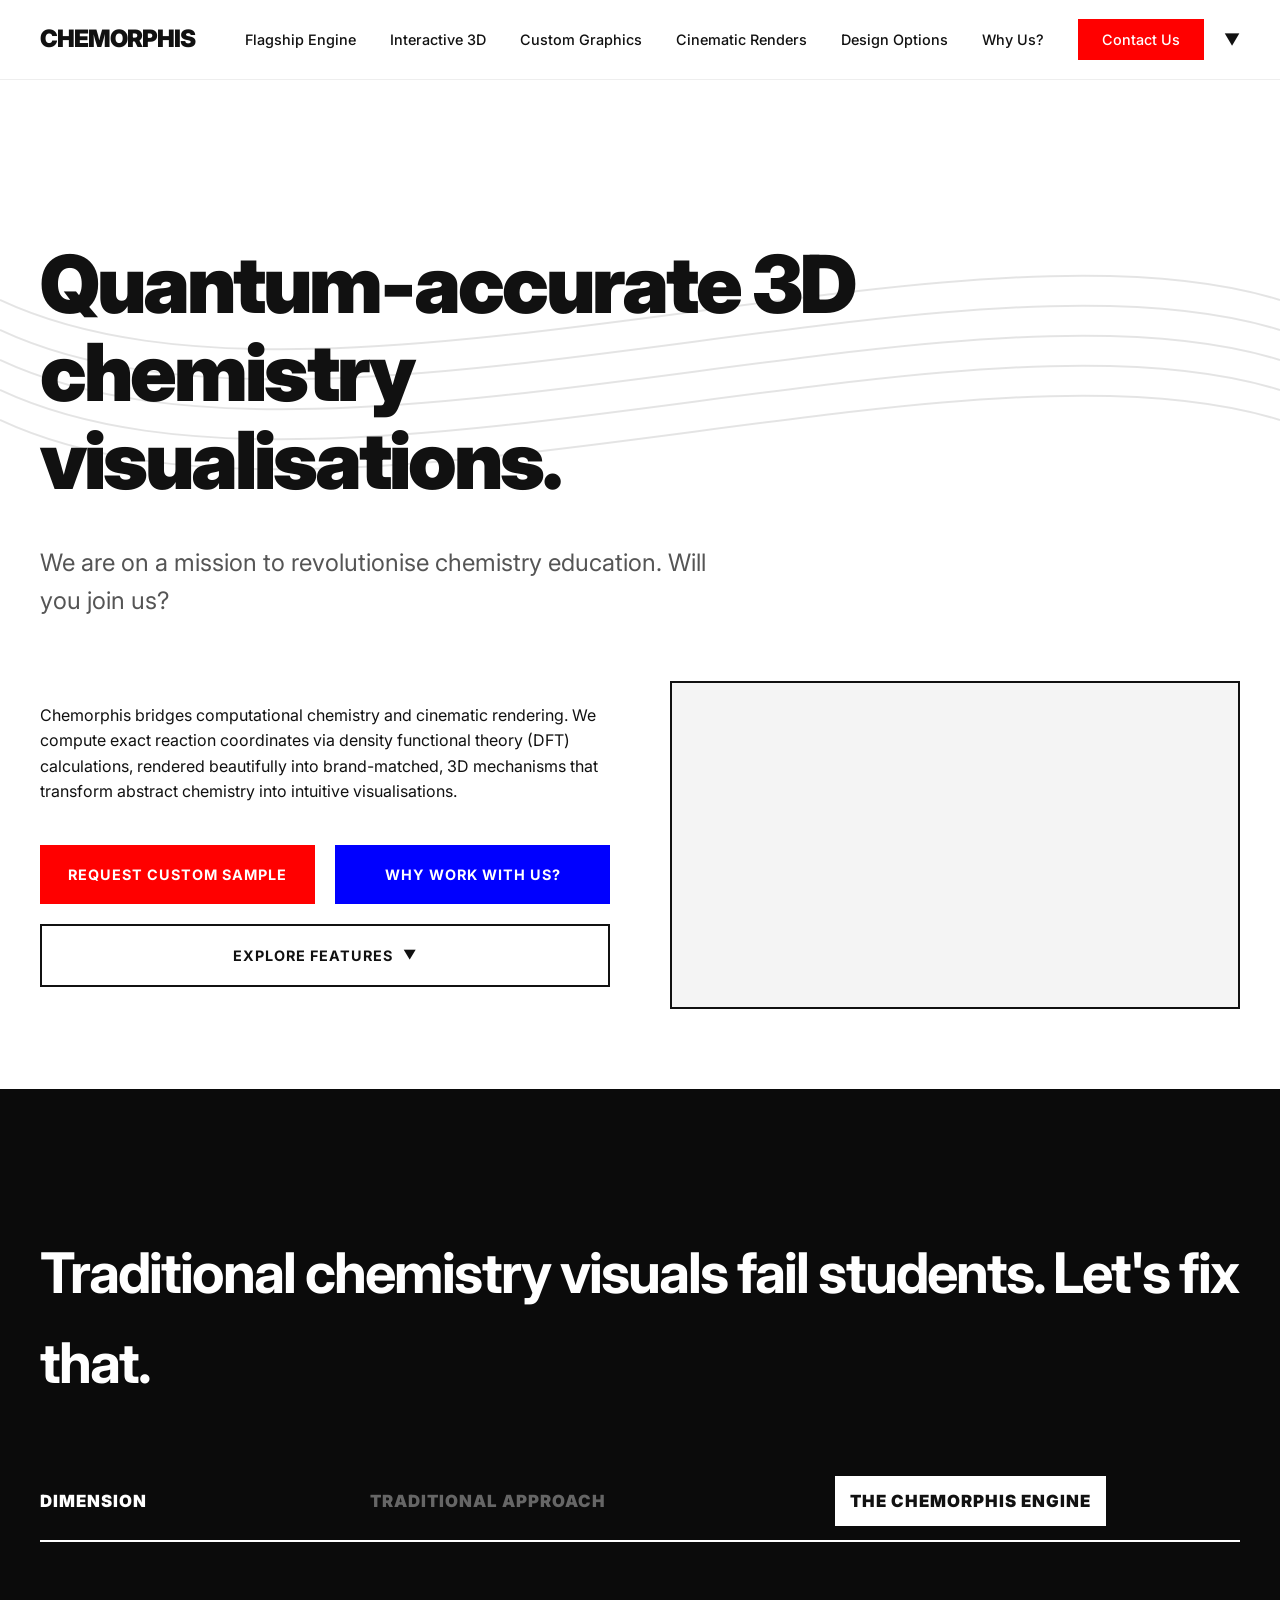
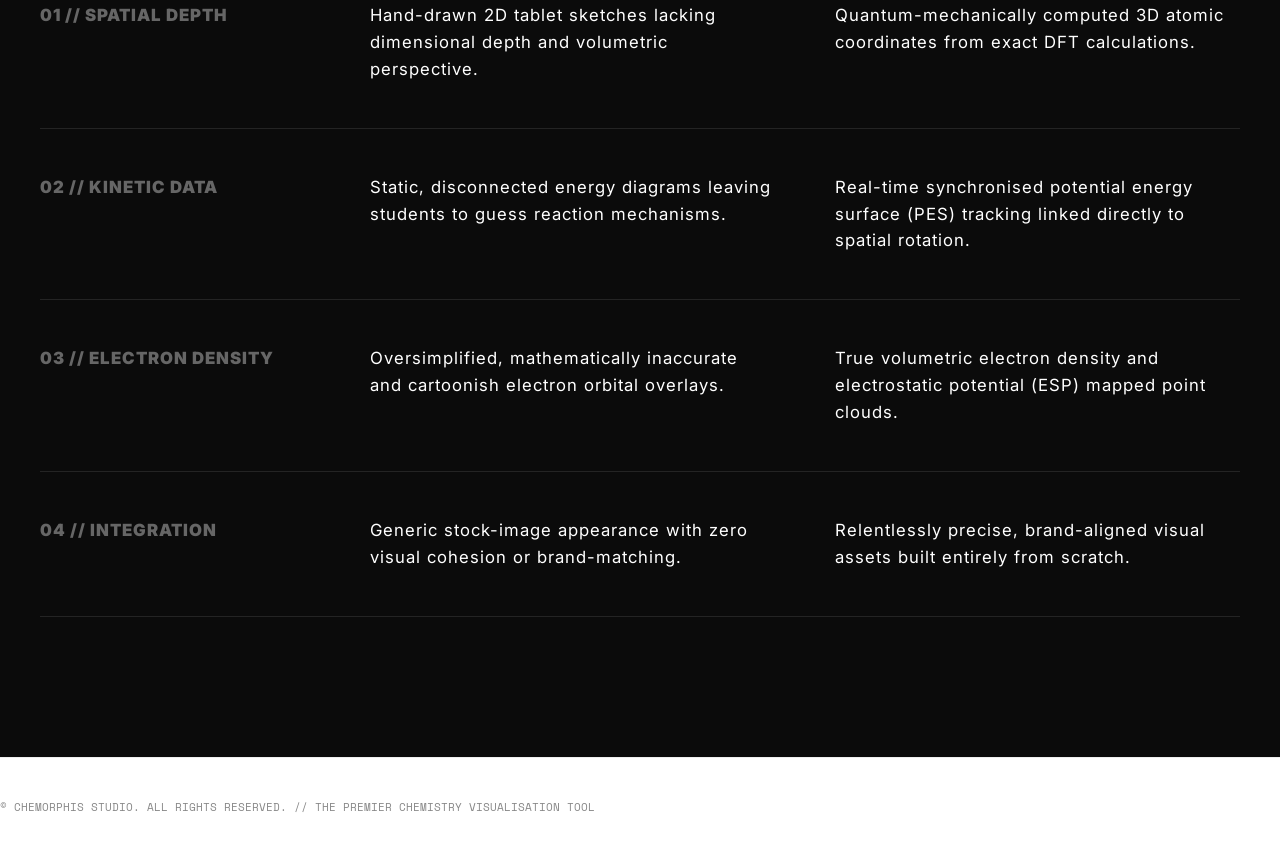
<file: index.html>
<!DOCTYPE html>
<html lang="en">
<head>
    <meta charset="UTF-8">
    <meta name="viewport" content="width=device-width, initial-scale=1.0">
    <title>Chemorphis | The Premier Chemistry Visualisation Tool</title>

    <meta name="title" content="Chemorphis | Quantum-Accurate 3D Chemistry Visualisations">
    <meta name="description" content="Studio for advanced chemistry visualisations. We compute quantum reaction coordinates via DFT calculations to render publication-grade 3D mechanisms, interactive assets, and cover art.">
    <meta name="keywords" content="chemistry visualization, 3D reaction mechanism, computational chemistry animation, DFT reaction coordinate, educational chemistry graphics, interactive 3D molecule, orbital rendering">
    <meta name="author" content="Chemorphis Studio">
    <meta name="msvalidate.01" content="0226963FA9FA856565E38C3CD135488D" />
    <meta name="google-site-verification" content="5XuFbULdESpPCGrUv-6XlH9-aJOh-tHNpmd1fqT36g4" />
    <link rel="canonical" href="https://chemorphis-studio.github.io/index.html">

    <meta property="og:type" content="website">
    <meta property="og:url" content="https://chemorphis-studio.github.io/">
    <meta property="og:title" content="Chemorphis | Quantum-Accurate 3D Chemistry Visualisations">
    <meta property="og:description" content="Bespoke 3D organic mechanisms, interactive WebGL structures, and publication-grade analytics computed from first principles.">
    <meta property="og:image" content="https://chemorphis-studio.github.io/assets/images/og-preview.png">

    <script type="application/ld+json">
    {
      "@context": "https://schema.org",
      "@type": "ProfessionalService",
      "name": "Chemorphis",
      "url": "https://chemorphis-studio.github.io",
      "logo": "https://chemorphis-studio.github.io/assets/favicon.ico",
      "description": "Studio specializing in advanced computational chemistry visualisations, DFT reaction mechanism animations, and interactive educational models.",
      "email": "chemorphis@gmail.com",
      "sameAs": []
    }
    </script>

    <link rel="stylesheet" href="css/style.css">
    <link rel="icon" type="image/x-icon" href="assets/favicon.ico">
</head>
<body>

    <nav class="container">
        <div class="logo">Chemorphis</div>
        <div class="nav-links">
            <a href="engine.html">Flagship Engine</a>
            <a href="interactive.html">Interactive 3D</a>
            <a href="graphics.html">Custom Graphics</a>
            <a href="render.html">Cinematic Renders</a>
            <a href="design.html">Design Options</a>
            <a href="why.html">Why Us?</a>
            <a href="contact.html" class="cta-btn">Contact Us</a>
        </div>
        <div class="nav-arrow" id="navArrow">▼</div>
    </nav>

    <main>
        <!-- HERO SECTION -->
        <section class="hero" style="position: relative; width: 100vw; z-index: 10;">
            <svg width="100%" height="300" viewBox="0 0 1440 300" preserveAspectRatio="none" fill="none" xmlns="http://www.w3.org/2000/svg" style="position: absolute; left: 0; top: 120px; opacity: 0.1; z-index: -1; pointer-events: none;">
                <path d="M0 100 C 360 250, 1080 0, 1440 100" stroke="black" stroke-width="2"/>
                <path d="M0 130 C 360 280, 1080 30, 1440 130" stroke="black" stroke-width="2"/>
                <path d="M0 160 C 360 310, 1080 60, 1440 160" stroke="black" stroke-width="2"/>
                <path d="M0 190 C 360 340, 1080 90, 1440 190" stroke="black" stroke-width="2"/>
                <path d="M0 220 C 360 370, 1080 120, 1440 220" stroke="black" stroke-width="2"/>
            </svg>

            <div class="container">
                <div class="hero-content">
                    <h1>Quantum-accurate 3D chemistry visualisations.</h1>
                    <p class="subheading">We are on a mission to revolutionise chemistry education. Will you join us?</p>
                </div>

                <div class="hero-grid">
                    <div class="text-block">
                        <p>Chemorphis bridges computational chemistry and cinematic rendering. We compute exact reaction coordinates via density functional theory (DFT) calculations, rendered beautifully into brand-matched, 3D mechanisms that transform abstract chemistry into intuitive visualisations.</p>
                        
                        <div class="action-container">
                            <div class="btn-group">
                                <a href="contact.html" class="btn btn-blue" style="background: var(--red);">Request Custom Sample</a>
                                <a href="why.html" class="btn btn-blue">Why Work With Us?</a>
                            </div>
                            
                            <div class="dropdown">
                                <div class="btn dropdown-btn">Explore Features <span style="font-size: 0.8rem; margin-left:10px;">▼</span></div>
                                <div class="dropdown-content">
                                    <a href="engine.html">Flagship Engine</a>
                                    <a href="interactive.html">Interactive 3D Assets</a>
                                    <a href="graphics.html">Publication-Grade Analytics</a>
                                    <a href="render.html">Cinematic Renders</a>
                                    <a href="design.html">Design Options</a>
                                </div>
                            </div>
                        </div>

                    </div>
                    <div class="hero-video-container">
                        <video autoplay muted loop playsinline preload="auto">
                            <source src="assets/videos/diels-alder.mp4" type="video/mp4">
                        </video>
                    </div>
                </div>
            </div>
        </section>

        <!-- COMPARISON SECTION -->
        <section class="problem-section" style="background: #0b0b0b; color: var(--white); padding: 140px 0;">
            <div class="container">
                <h2 style="font-size: 3.5rem; letter-spacing: -2px; margin-bottom: 80px; color: var(--white);">Traditional chemistry visuals fail students. Let's fix that.</h2>

                <div class="matrix-container">
                    <!-- Matrix Column Headers -->
                    <div class="matrix-header" style="margin-bottom: 15px">
                        <div class="matrix-col">DIMENSION</div>
                        <div class="matrix-col" style="color: #666;">TRADITIONAL APPROACH</div>
                        <div class="matrix-col" style="color: var(--blue);"><mark>THE CHEMORPHIS ENGINE</mark></div>
                    </div>

                    <!-- Row 1 -->
                    <div class="matrix-row">
                        <div class="matrix-col label">01 // SPATIAL DEPTH</div>
                        <div class="matrix-col old-way">Hand-drawn 2D tablet sketches lacking dimensional depth and volumetric perspective.</div>
                        <div class="matrix-col new-way">Quantum-mechanically computed 3D atomic coordinates from exact DFT calculations.</div>
                    </div>

                    <!-- Row 2 -->
                    <div class="matrix-row">
                        <div class="matrix-col label">02 // KINETIC DATA</div>
                        <div class="matrix-col old-way">Static, disconnected energy diagrams leaving students to guess reaction mechanisms.</div>
                        <div class="matrix-col new-way">Real-time synchronised potential energy surface (PES) tracking linked directly to spatial rotation.</div>
                    </div>

                    <!-- Row 3 -->
                    <div class="matrix-row">
                        <div class="matrix-col label">03 // ELECTRON DENSITY</div>
                        <div class="matrix-col old-way">Oversimplified, mathematically inaccurate and cartoonish electron orbital overlays.</div>
                        <div class="matrix-col new-way">True volumetric electron density and electrostatic potential (ESP) mapped point clouds.</div>
                    </div>

                    <!-- Row 4 -->
                    <div class="matrix-row">
                        <div class="matrix-col label">04 // INTEGRATION</div>
                        <div class="matrix-col old-way">Generic stock-image appearance with zero visual cohesion or brand-matching.</div>
                        <div class="matrix-col new-way">Relentlessly precise, brand-aligned visual assets built entirely from scratch.</div>
                    </div>
                </div>
            </div>
        </section>
    </main>

    <footer class="container" style="padding: 40px 0; border-top: 1px solid #eee; font-family: var(--font-mono); font-size: 0.7rem; color: #888;">
        &copy; CHEMORPHIS STUDIO. ALL RIGHTS RESERVED. // THE PREMIER CHEMISTRY VISUALISATION TOOL
    </footer>

    <script>
        const nav = document.querySelector('nav');
        const arrow = document.getElementById('navArrow');
        const dropdown = document.querySelector('.dropdown');
        let lastScrollY = window.scrollY;

        window.addEventListener('scroll', () => {
            if (window.innerWidth <= 768) {
                if (window.scrollY > 80 && window.scrollY > lastScrollY) {
                    nav.classList.add('collapsed-state');
                }
                lastScrollY = window.scrollY;
            }
        });

        if (arrow) {
            arrow.addEventListener('click', () => {
                nav.classList.toggle('collapsed-state');
            });
        }

        if (dropdown) {
            dropdown.addEventListener('click', (e) => {
                if (window.innerWidth <= 1024) {
                    e.stopPropagation();
                    dropdown.classList.toggle('active');
                }
            });
        }
    </script>
</body>
</html>
</file>
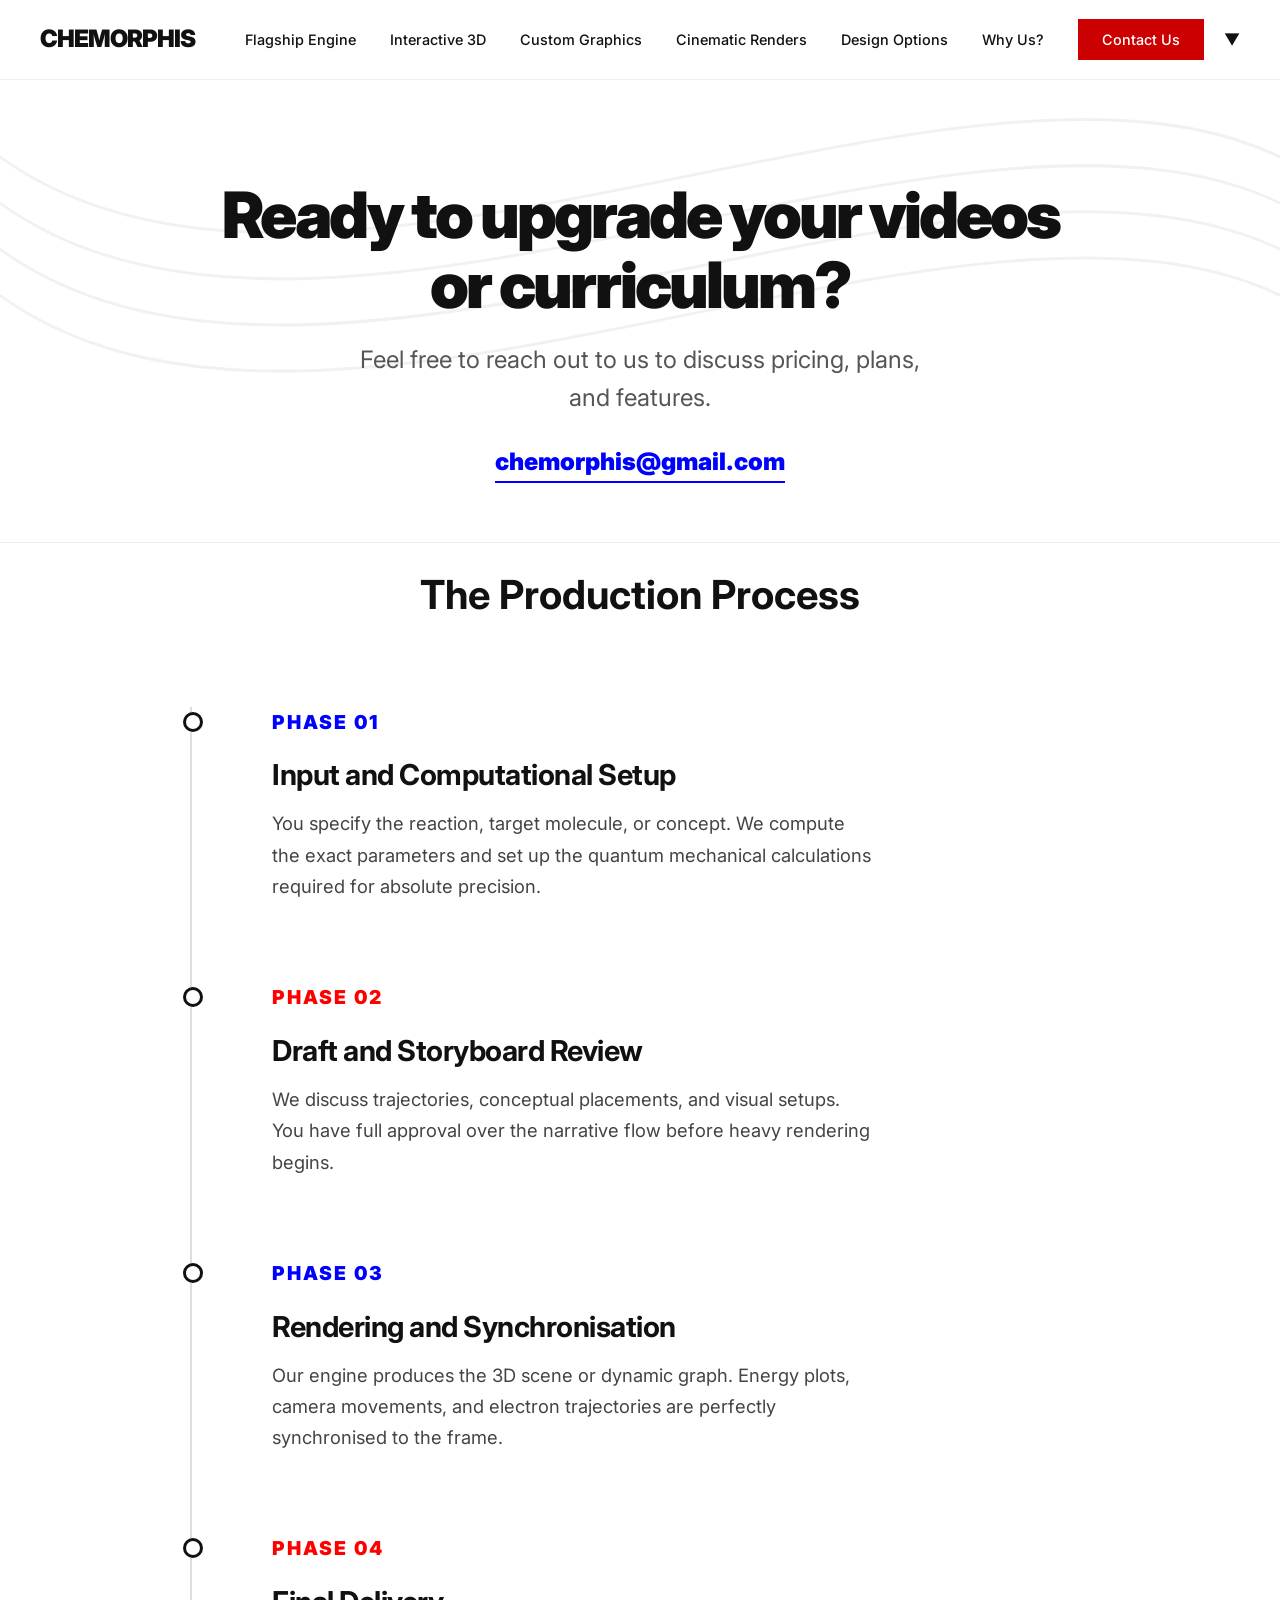
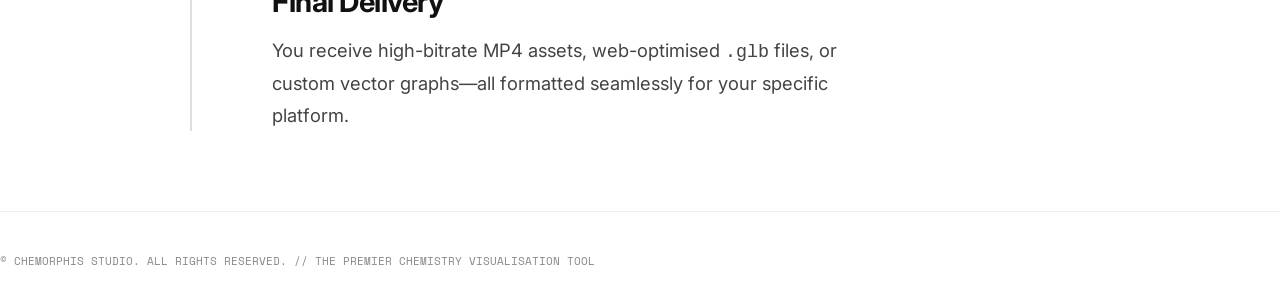
<file: contact.html>
<!DOCTYPE html>
<html lang="en">
<head>
    <meta charset="UTF-8">
    <meta name="viewport" content="width=device-width, initial-scale=1.0">
    <title>Contact & Process | Chemorphis</title>

    <meta name="title" content="Chemorphis | Quantum-Accurate 3D Chemistry Visualisations">
    <meta name="description" content="Studio for advanced chemistry visualisations. We compute quantum reaction coordinates via DFT calculations to render publication-grade 3D mechanisms, interactive assets, and cover art.">
    <meta name="keywords" content="chemistry visualization, 3D reaction mechanism, computational chemistry animation, DFT reaction coordinate, educational chemistry graphics, interactive 3D molecule, orbital rendering">
    <meta name="author" content="Chemorphis Studio">
    <link rel="canonical" href="https://chemorphis-studio.github.io/index.html">

    <meta property="og:type" content="website">
    <meta property="og:url" content="https://chemorphis-studio.github.io/">
    <meta property="og:title" content="Chemorphis | Quantum-Accurate 3D Chemistry Visualisations">
    <meta property="og:description" content="Bespoke 3D organic mechanisms, interactive WebGL structures, and publication-grade analytics computed from first principles.">
    <meta property="og:image" content="https://chemorphis-studio.github.io/assets/images/og-preview.png">

    <script type="application/ld+json">
    {
      "@context": "https://schema.org",
      "@type": "ProfessionalService",
      "name": "Chemorphis",
      "url": "https://chemorphis-studio.github.io",
      "logo": "https://chemorphis-studio.github.io/assets/favicon.ico",
      "description": "Studio specializing in advanced computational chemistry visualisations, DFT reaction mechanism animations, and interactive educational models.",
      "email": "chemorphis@gmail.com",
      "sameAs": []
    }
    </script>

    <link rel="stylesheet" href="css/style.css">
    <link rel="icon" type="image/x-icon" href="assets/favicon.ico">
</head>
<body>

    <nav class="container">
        <div class="logo"><a href="index.html" style="text-decoration:none; color:var(--black);">Chemorphis</a></div>
        <div class="nav-links">
            <a href="engine.html">Flagship Engine</a>
            <a href="interactive.html">Interactive 3D</a>
            <a href="graphics.html">Custom Graphics</a>
            <a href="render.html">Cinematic Renders</a>
            <a href="design.html">Design Options</a>
            <a href="why.html">Why Us?</a>
            <a href="contact.html" class="cta-btn" style="background: #cc0000;">Contact Us</a>
        </div>
        <div class="nav-arrow" id="navArrow">▼</div>
    </nav>

    <main>
        <section class="page-header" style="position: relative; width: 100vw; overflow: hidden;">
            <svg width="100%" height="100%" viewBox="0 0 1440 300" preserveAspectRatio="none" fill="none" xmlns="http://www.w3.org/2000/svg" style="position: absolute; left: 0; top: 0; opacity: 0.05; z-index: -1; pointer-events: none;">
                <path d="M0 50 C 360 200, 1080 -50, 1440 50" stroke="black" stroke-width="2"/>
                <path d="M0 80 C 360 230, 1080 -20, 1440 80" stroke="black" stroke-width="2"/>
                <path d="M0 110 C 360 260, 1080 10, 1440 110" stroke="black" stroke-width="2"/>
                <path d="M0 140 C 360 290, 1080 40, 1440 140" stroke="black" stroke-width="2"/>
            </svg>
            <div class="container" style="text-align: center;">
                <h1 style="font-size: 4rem; margin: 0 auto 20px auto;">Ready to upgrade your videos or curriculum?</h1>
                <p class="subheading" style="margin: 0 auto; max-width: 600px;">Feel free to reach out to us to discuss pricing, plans, and features.</p>
                <br>
                <a href="mailto:chemorphis@gmail.com" style="font-size: 1.5rem; font-weight: 900; color: var(--blue); text-decoration: none; border-bottom: 2px solid var(--blue); padding-bottom: 5px;">chemorphis@gmail.com</a>
            </div>
        </section>

        <section class="container">
            <div style="text-align: center; margin-bottom: 20px;">
                <h2 style="font-size: 2.5rem; margin-top: 20px;">The Production Process</h2>
            </div>

            <div class="timeline">
                
                <div class="timeline-item">
                    <div class="timeline-content">
                        <span class="step-number" style="color: var(--blue);">PHASE 01</span>
                        <h3 style="margin-bottom: 10px;">Input and Computational Setup</h3>
                        <p>You specify the reaction, target molecule, or concept. We compute the exact parameters and set up the quantum mechanical calculations required for absolute precision.</p>
                    </div>
                </div>

                <div class="timeline-item">
                    <div class="timeline-content">
                        <span class="step-number" style="color: var(--red);">PHASE 02</span>
                        <h3 style="margin-bottom: 10px;">Draft and Storyboard Review</h3>
                        <p>We discuss trajectories, conceptual placements, and visual setups. You have full approval over the narrative flow before heavy rendering begins.</p>
                    </div>
                </div>

                <div class="timeline-item">
                    <div class="timeline-content">
                        <span class="step-number" style="color: var(--blue);">PHASE 03</span>
                        <h3 style="margin-bottom: 10px;">Rendering and Synchronisation</h3>
                        <p>Our engine produces the 3D scene or dynamic graph. Energy plots, camera movements, and electron trajectories are perfectly synchronised to the frame.</p>
                    </div>
                </div>

                <div class="timeline-item">
                    <div class="timeline-content">
                        <span class="step-number" style="color: var(--red);">PHASE 04</span>
                        <h3 style="margin-bottom: 10px;">Final Delivery</h3>
                        <p>You receive high-bitrate MP4 assets, web-optimised <code>.glb</code> files, or custom vector graphs—all formatted seamlessly for your specific platform.</p>
                    </div>
                </div>

            </div>
        </section>
    </main>

    <footer class="container footer-style">
        &copy; CHEMORPHIS STUDIO. ALL RIGHTS RESERVED. // THE PREMIER CHEMISTRY VISUALISATION TOOL
    </footer>

    <script>
        const nav = document.querySelector('nav');
        const arrow = document.getElementById('navArrow');
        const dropdown = document.querySelector('.dropdown');
        let lastScrollY = window.scrollY;

        window.addEventListener('scroll', () => {
            if (window.innerWidth <= 768) {
                if (window.scrollY > 80 && window.scrollY > lastScrollY) {
                    nav.classList.add('collapsed-state');
                }
                lastScrollY = window.scrollY;
            }
        });

        if (arrow) {
            arrow.addEventListener('click', () => {
                nav.classList.toggle('collapsed-state');
            });
        }

        if (dropdown) {
            dropdown.addEventListener('click', (e) => {
                if (window.innerWidth <= 1024) {
                    e.stopPropagation();
                    dropdown.classList.toggle('active');
                }
            });
        }
    </script>
</body>
</html>
</file>
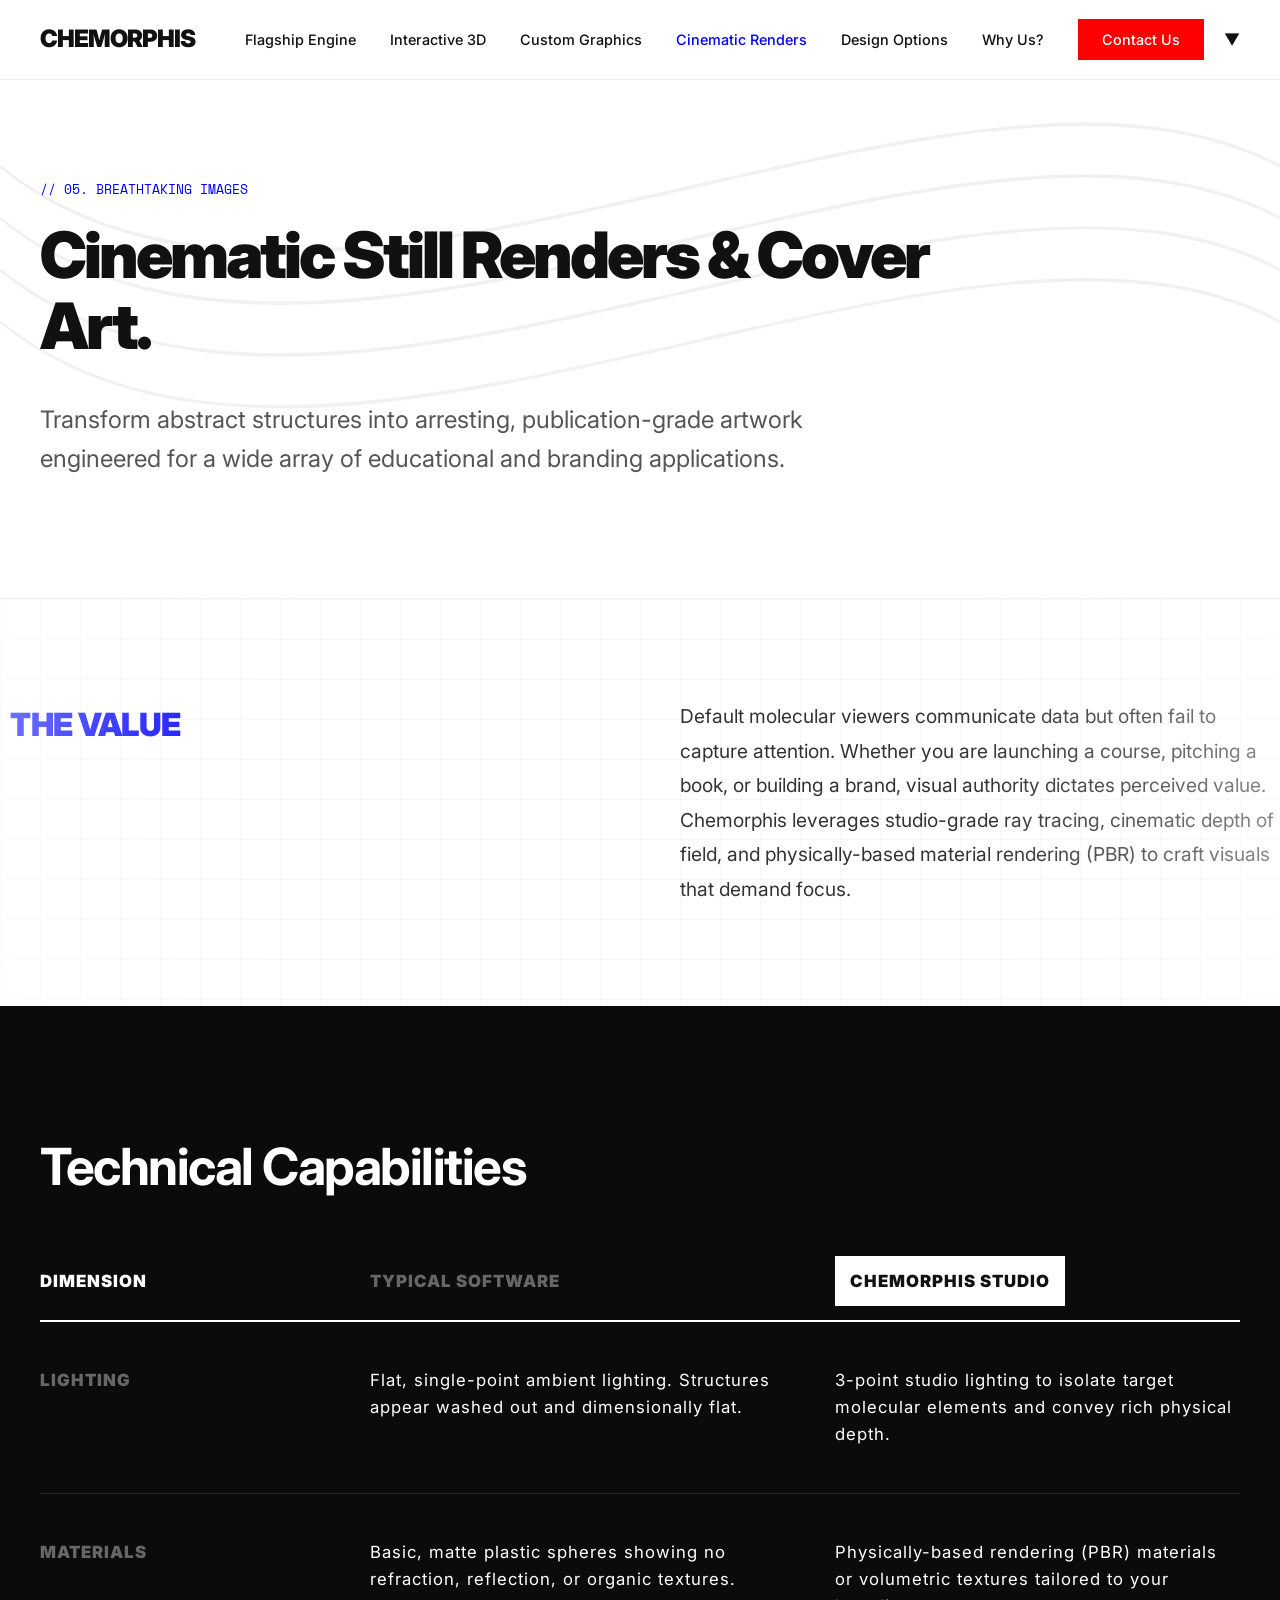
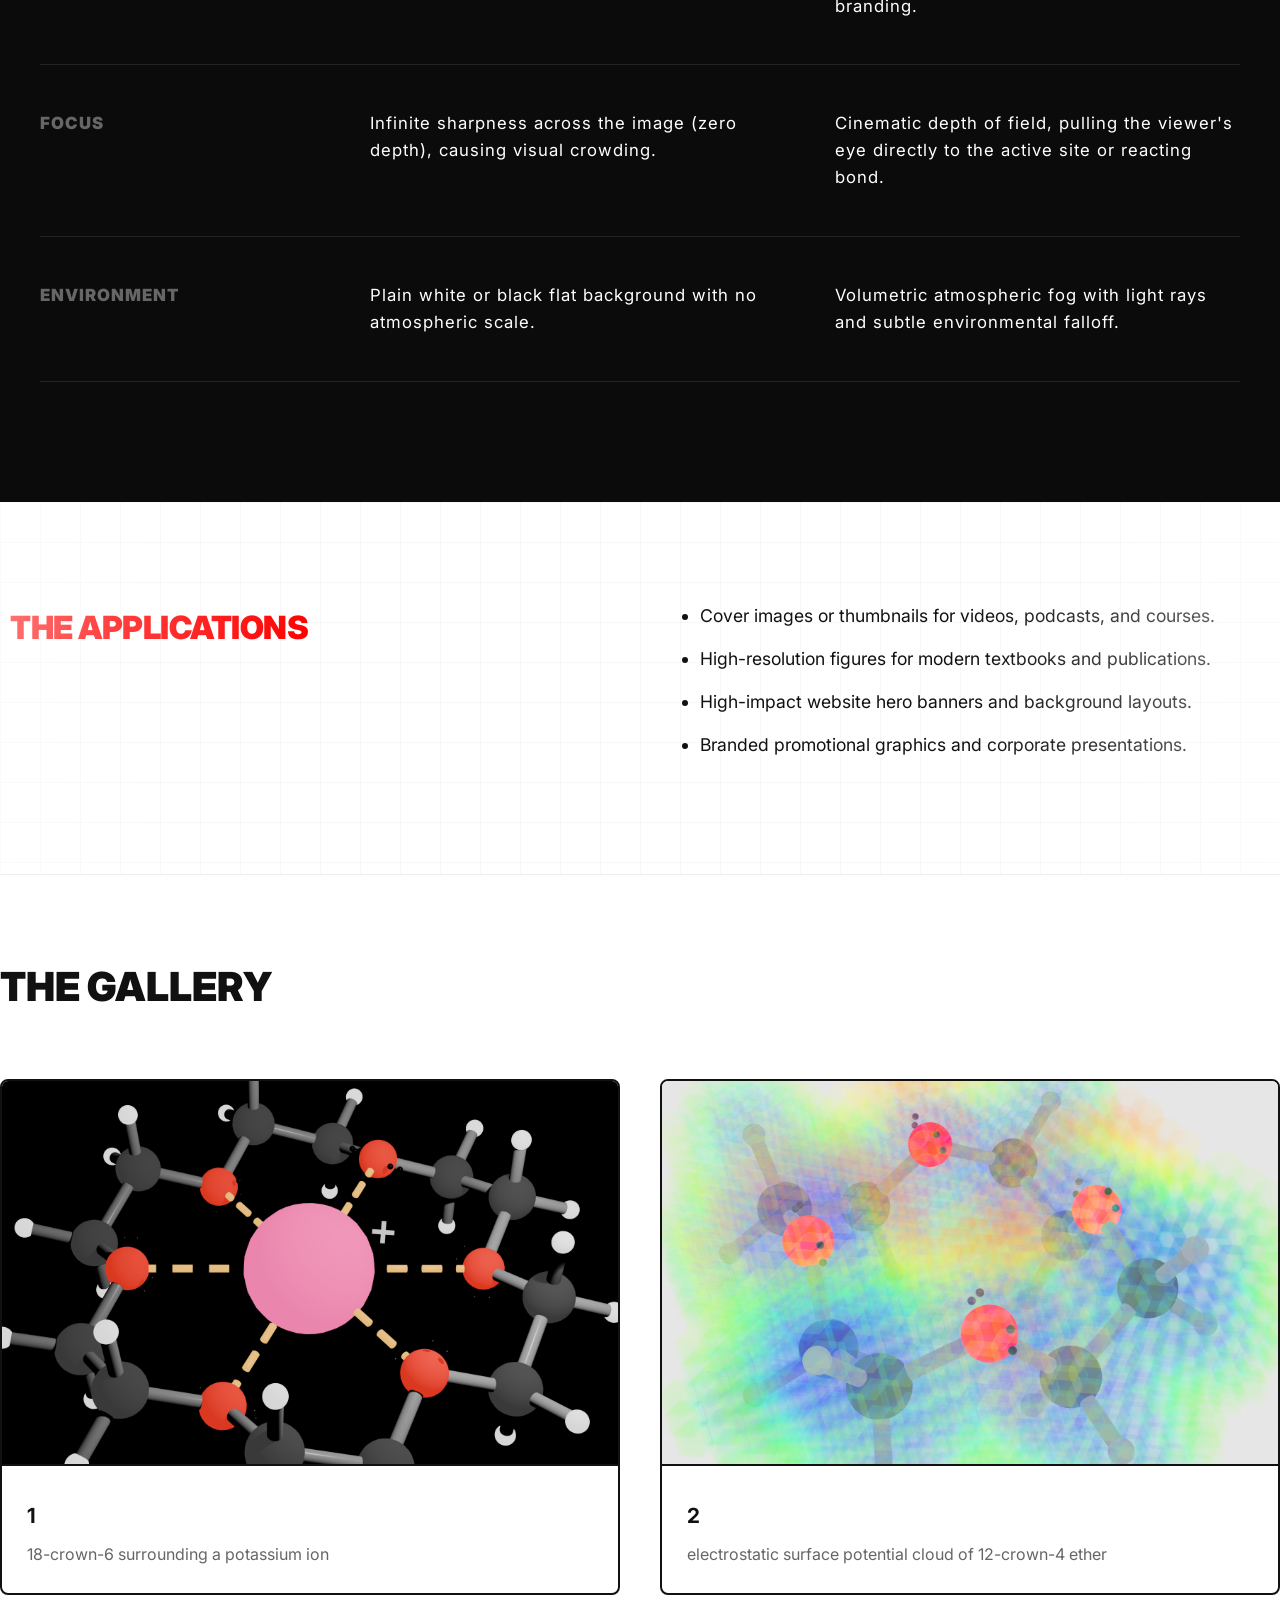
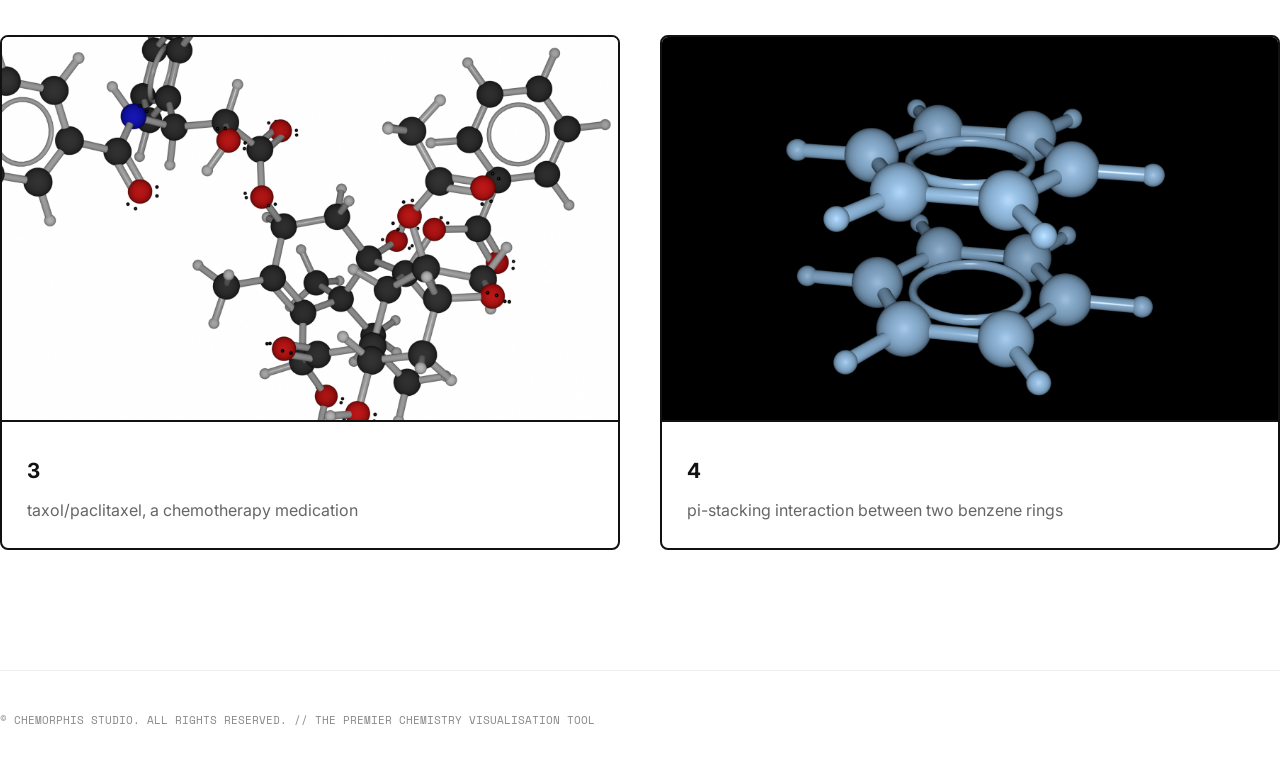
<file: render.html>
<!DOCTYPE html>
<html lang="en">
<head>
    <meta charset="UTF-8">
    <meta name="viewport" content="width=device-width, initial-scale=1.0">
    <title>Cinematic Renders | Chemorphis</title>

    <meta name="title" content="Chemorphis | Quantum-Accurate 3D Chemistry Visualisations">
    <meta name="description" content="Studio for advanced chemistry visualisations. We compute quantum reaction coordinates via DFT calculations to render publication-grade 3D mechanisms, interactive assets, and cover art.">
    <meta name="keywords" content="chemistry visualization, 3D reaction mechanism, computational chemistry animation, DFT reaction coordinate, educational chemistry graphics, interactive 3D molecule, orbital rendering">
    <meta name="author" content="Chemorphis Studio">
    <link rel="canonical" href="https://chemorphis-studio.github.io/index.html">

    <meta property="og:type" content="website">
    <meta property="og:url" content="https://chemorphis-studio.github.io/">
    <meta property="og:title" content="Chemorphis | Quantum-Accurate 3D Chemistry Visualisations">
    <meta property="og:description" content="Bespoke 3D organic mechanisms, interactive WebGL structures, and publication-grade analytics computed from first principles.">
    <meta property="og:image" content="https://chemorphis-studio.github.io/assets/images/og-preview.png">

    <script type="application/ld+json">
    {
      "@context": "https://schema.org",
      "@type": "ProfessionalService",
      "name": "Chemorphis",
      "url": "https://chemorphis-studio.github.io",
      "logo": "https://chemorphis-studio.github.io/assets/favicon.ico",
      "description": "Studio specializing in advanced computational chemistry visualisations, DFT reaction mechanism animations, and interactive educational models.",
      "email": "chemorphis@gmail.com",
      "sameAs": []
    }
    </script>
    
    <link rel="stylesheet" href="css/style.css">
    <link rel="icon" type="image/x-icon" href="assets/favicon.ico">
    <style>
        .render-section { padding: 100px 0; }
        .render-grid {
            display: grid;
            grid-template-columns: 1fr 1fr;
            gap: 40px;
            margin-top: 60px;
        }
        .render-card {
            border: 2px solid var(--black);
            border-radius: 8px;
            overflow: hidden;
            background: var(--white);
            transition: transform 0.3s ease;
        }
        .render-card:hover {
            transform: translateY(-5px);
        }
        .render-image {
            width: 100%;
            aspect-ratio: 16/10;
            object-fit: cover;
            border-bottom: 2px solid var(--black);
        }
        .render-info {
            padding: 25px;
        }
    </style>
</head>
<body>

    <nav class="container">
        <div class="logo"><a href="index.html" style="text-decoration:none; color:var(--black);">Chemorphis</a></div>
        <div class="nav-links">
            <a href="engine.html">Flagship Engine</a>
            <a href="interactive.html">Interactive 3D</a>
            <a href="graphics.html">Custom Graphics</a>
            <a href="render.html" style="color: var(--blue);">Cinematic Renders</a>
            <a href="design.html">Design Options</a>
            <a href="why.html">Why Us?</a>
            <a href="contact.html" class="cta-btn">Contact Us</a>
        </div>
        <div class="nav-arrow" id="navArrow">▼</div>
    </nav>

    <main>
        <!-- Cinematic Header -->
        <section class="page-header" style="position: relative; width: 100vw; overflow: hidden;">
            <svg width="100%" height="100%" viewBox="0 0 1440 300" preserveAspectRatio="none" fill="none" xmlns="http://www.w3.org/2000/svg" style="position: absolute; left: 0; top: 0; opacity: 0.05; z-index: -1; pointer-events: none;">
                <path d="M0 50 C 360 200, 1080 -50, 1440 50" stroke="black" stroke-width="2"/>
                <path d="M0 80 C 360 230, 1080 -20, 1440 80" stroke="black" stroke-width="2"/>
                <path d="M0 110 C 360 260, 1080 10, 1440 110" stroke="black" stroke-width="2"/>
                <path d="M0 140 C 360 290, 1080 40, 1440 140" stroke="black" stroke-width="2"/>
            </svg>
            <div class="container">
                <span class="mono-label">// 05. BREATHTAKING IMAGES</span>
                <h1 style="font-size: 4rem; max-width: 1000px;">Cinematic Still Renders & Cover Art.</h1>
                <p class="subheading" style="max-width: 800px;">Transform abstract structures into arresting, publication-grade artwork engineered for a wide array of educational and branding applications.</p>
            </div>
        </section>

        <!-- The Value -->
        <section class="container blueprint-grid" style="padding: 100px 0;">
            <div class="grid-2">
                <div>
                    <h2 class="blue-heading" style="font-size: 2rem; padding-left: 10px;">The Value</h2>
                </div>
                <div>
                    <p style="font-size: 1.2rem; line-height: 1.8; color: #333;">Default molecular viewers communicate data but often fail to capture attention. Whether you are launching a course, pitching a book, or building a brand, visual authority dictates perceived value. Chemorphis leverages studio-grade ray tracing, cinematic depth of field, and physically-based material rendering (PBR) to craft visuals that demand focus.</p>
                </div>
            </div>
        </section>

        <!-- Technical Capabilities -->
        <section style="background: #0b0b0b; color: var(--white); padding: 120px 0;">
            <div class="container">
                <h2 style="font-size: 3.2rem; letter-spacing: -1.5px; margin-bottom: 60px; color: var(--white);">Technical Capabilities</h2>

                <div class="matrix-container">
                    <div class="matrix-header">
                        <div class="matrix-col">DIMENSION</div>
                        <div class="matrix-col" style="color: #666;">TYPICAL SOFTWARE</div>
                        <div class="matrix-col" style="color: var(--blue);"><mark>CHEMORPHIS STUDIO</mark></div>
                    </div>

                    <div class="matrix-row">
                        <div class="matrix-col label">LIGHTING</div>
                        <div class="matrix-col old-way">Flat, single-point ambient lighting. Structures appear washed out and dimensionally flat.</div>
                        <div class="matrix-col new-way">3-point studio lighting to isolate target molecular elements and convey rich physical depth.</div>
                    </div>

                    <div class="matrix-row">
                        <div class="matrix-col label">MATERIALS</div>
                        <div class="matrix-col old-way">Basic, matte plastic spheres showing no refraction, reflection, or organic textures.</div>
                        <div class="matrix-col new-way">Physically-based rendering (PBR) materials or volumetric textures tailored to your branding.</div>
                    </div>

                    <div class="matrix-row">
                        <div class="matrix-col label">FOCUS</div>
                        <div class="matrix-col old-way">Infinite sharpness across the image (zero depth), causing visual crowding.</div>
                        <div class="matrix-col new-way">Cinematic depth of field, pulling the viewer's eye directly to the active site or reacting bond.</div>
                    </div>

                    <div class="matrix-row">
                        <div class="matrix-col label">ENVIRONMENT</div>
                        <div class="matrix-col old-way">Plain white or black flat background with no atmospheric scale.</div>
                        <div class="matrix-col new-way">Volumetric atmospheric fog with light rays and subtle environmental falloff.</div>
                    </div>
                </div>
            </div>
        </section>

        <!-- Applications -->
        <section class="container blueprint-grid" style="padding: 100px 0;">
            <div class="grid-2">
                <div>
                    <h2 class="red-heading" style="font-size: 2rem; padding-left: 10px;">The Applications</h2>
                </div>
                <div>
                    <ul class="bullet-list">
                        <li>Cover images or thumbnails for videos, podcasts, and courses.</li>
                        <li>High-resolution figures for modern textbooks and publications.</li>
                        <li>High-impact website hero banners and background layouts.</li>
                        <li>Branded promotional graphics and corporate presentations.</li>
                    </ul>
                </div>
            </div>
        </section>

        <!-- Examples Grid -->
        <section class="container" style="padding: 0 0 120px 0; border-top: 1px solid #eee;">
            <h2 style="font-size: 2.5rem; margin-top: 80px; font-weight: 900; text-transform: uppercase;">The Gallery</h2>
            
            <div class="render-grid">
                <!-- Render 1 -->
                <div class="render-card">
                    <img src="assets/images/render1.png" alt="Render 1" class="render-image">
                    <div class="render-info">
                        <h4 style="font-size: 1.3rem; margin-bottom: 10px;">1</h4>
                        <p style="color: #666;">18-crown-6 surrounding a potassium ion</p>
                    </div>
                </div>

                <!-- Render 2 -->
                <div class="render-card">
                    <img src="assets/images/render2.png" alt="Render 2" class="render-image">
                    <div class="render-info">
                        <h4 style="font-size: 1.3rem; margin-bottom: 10px;">2</h4>
                        <p style="color: #666;">electrostatic surface potential cloud of 12-crown-4 ether</p>
                    </div>
                </div>

                <!-- Render 3 -->
                <div class="render-card">
                    <img src="assets/images/render3.png" alt="Render 3" class="render-image">
                    <div class="render-info">
                        <h4 style="font-size: 1.3rem; margin-bottom: 10px;">3</h4>
                        <p style="color: #666;">taxol/paclitaxel, a chemotherapy medication</p>
                    </div>
                </div>

                <!-- Render 4 -->
                <div class="render-card">
                    <img src="assets/images/render4.png" alt="Render 4" class="render-image">
                    <div class="render-info">
                        <h4 style="font-size: 1.3rem; margin-bottom: 10px;">4</h4>
                        <p style="color: #666;">pi-stacking interaction between two benzene rings</p>
                    </div>
                </div>
            </div>
        </section>
    </main>

    <footer class="container footer-style">
        &copy; CHEMORPHIS STUDIO. ALL RIGHTS RESERVED. // THE PREMIER CHEMISTRY VISUALISATION TOOL
    </footer>

    <!-- Interactive script for mobile collapsible menu -->
    <script>
        const nav = document.querySelector('nav');
        const arrow = document.getElementById('navArrow');
        const dropdown = document.querySelector('.dropdown');
        let lastScrollY = window.scrollY;

        window.addEventListener('scroll', () => {
            if (window.innerWidth <= 768) {
                if (window.scrollY > 80 && window.scrollY > lastScrollY) {
                    nav.classList.add('collapsed-state');
                }
                lastScrollY = window.scrollY;
            }
        });

        if (arrow) {
            arrow.addEventListener('click', () => {
                nav.classList.toggle('collapsed-state');
            });
        }

        if (dropdown) {
            dropdown.addEventListener('click', (e) => {
                if (window.innerWidth <= 1024) {
                    e.stopPropagation();
                    dropdown.classList.toggle('active');
                }
            });
        }
    </script>
</body>
</html>
</file>
<file: css/style.css>
/* Import High-End Fonts */
@import url('https://fonts.googleapis.com/css2?family=Inter:wght@300;400;700;900&family=Space+Mono&display=swap');

:root {
    --red: #ff0000;
    --blue: #0000ff;
    --black: #111111;
    --white: #ffffff;
    --gray: #f4f4f4;
    --font-main: 'Inter', sans-serif;
    --font-mono: 'Space Mono', monospace;
}

mark {
    background-color: #ffffff;
    color: var(--black);
    padding: 15px;
}

* {
    margin: 0;
    padding: 0;
    box-sizing: border-box;
}

html {
    scroll-behavior: smooth;
}

body {
    font-family: var(--font-main);
    background-color: var(--white);
    color: var(--black);
    line-height: 1.6;
    overflow-x: hidden;
}

.container {
    max-width: 1400px;
    margin: 0 auto;
    padding: 0 40px;
}

section {
    padding: 120px 0;
}

/* Navigation */
nav {
    height: 80px;
    display: flex;
    align-items: center;
    justify-content: space-between;
    border-bottom: 1px solid #eee;
    position: sticky;
    top: 0;
    background: rgba(255,255,255,0.9);
    backdrop-filter: blur(10px);
    z-index: 1000;
}

.logo {
    font-weight: 900;
    font-size: 1.5rem;
    letter-spacing: -1px;
    text-transform: uppercase;
}

.nav-links a {
    text-decoration: none;
    color: var(--black);
    margin-left: 30px;
    font-size: 0.9rem;
    font-weight: 500;
    transition: color 0.3s;
    padding-bottom: 12px;
}

.nav-links a:hover {
    color: var(--blue);
}

.cta-btn {
    background: var(--red);
    color: white !important;
    padding: 12px 24px;
    font-weight: 700;
    border: none;
    transition: transform 0.2s;
}

.cta-btn:hover {
    transform: translateY(-2px);
    background: #cc0000;
}

/* Hero Section */
.hero {
    padding: 160px 0 80px 0;
}

h1 {
    font-size: 5rem;
    line-height: 1.1;
    font-weight: 900;
    letter-spacing: -3px;
    margin-bottom: 40px;
    max-width: 900px;
}

.subheading {
    font-size: 1.5rem;
    max-width: 700px;
    margin-bottom: 60px;
    color: #555;
}

.hero-grid {
    display: grid;
    grid-template-columns: 1fr 1fr;
    gap: 60px;
    align-items: center;
}

.hero-video-container {
    background: var(--gray);
    width: 100%;
    aspect-ratio: 16/9;
}

video {
    width: 100%;
    height: 100%;
    object-fit: cover;
}

/* Buttons */
/* Video Black Outline */
.hero-video-container {
    background: var(--gray);
    width: 100%;
    aspect-ratio: 16/9;
    border: 2px solid var(--black);
}

/* Button & Dropdown Layout */
.action-container {
    margin-top: 40px;
    display: flex;
    flex-direction: column;
    gap: 20px;
    width: 100%;
}

.btn-group {
    display: flex;
    gap: 20px;
    width: 100%;
}

.btn-group .btn {
    flex: 1;
    text-align: center;
    padding: 18px 20px;
}

/* Dropdown specific styling */
.dropdown {
    position: relative;
    width: 100%;
}

.dropdown-btn {
    width: 100%;
    display: flex;
    justify-content: center;
    align-items: center;
    cursor: pointer;
    background: var(--white);
    color: var(--black);
    border: 2px solid var(--black);
    font-weight: 700;
    font-size: 0.9rem;
    text-transform: uppercase;
    letter-spacing: 1px;
}

.dropdown-btn:hover {
    background: var(--gray);
}

.dropdown-content {
    display: none;
    position: absolute;
    top: 100%;
    left: 0;
    width: 100%;
    background: var(--white);
    border: 2px solid var(--black);
    border-top: none;
    z-index: 10;
    flex-direction: column;
}

.dropdown:hover .dropdown-content {
    display: flex;
}

.dropdown-content a {
    padding: 18px 20px;
    text-decoration: none;
    color: var(--black);
    font-size: 0.85rem;
    font-weight: 700;
    border-bottom: 1px solid #eee;
    text-transform: uppercase;
    letter-spacing: 1px;
}

.dropdown-content a:hover {
    color: var(--blue);
}

.btn {
    padding: 18px 36px;
    text-decoration: none;
    font-weight: 700;
    font-size: 0.9rem;
    text-transform: uppercase;
    letter-spacing: 1px;
}

.btn-blue { background: var(--blue); color: white; }
.btn-outline { border: 1px solid var(--black); color: var(--black); }

/* Comparison */
.matrix-container {
    width: 100%;
    margin-top: 60px;
}

.matrix-header {
    display: grid;
    grid-template-columns: 1fr 1.5fr 1.5fr; 
    gap: 60px;
    padding-bottom: 25px;
    border-bottom: 2px solid var(--white);
    font-family: var(--font-main);
    font-size: 0.8rem;
    font-weight: 700;
    letter-spacing: 2px;
}

.matrix-row {
    display: grid;
    grid-template-columns: 1fr 1.5fr 1.5fr;
    gap: 60px;
    padding: 45px 0;
    border-bottom: 1px solid rgba(255, 255, 255, 0.1); /* Subtle dark border */
    align-items: flex-start;
    transition: background-color 0.4s ease;
}

.matrix-row:hover {
    background-color: rgba(255, 255, 255, 0.02);
}

.matrix-col {
    line-height: 1.6;
    font-size: 1.05rem;
    font-family: var(--font-main);
    font-weight: 900;
    letter-spacing: 1px;
}

.matrix-col.label {
    font-family: var(--font-main);
    font-weight: 900;
    font-size: 1.05rem;
    letter-spacing: 1px;
    color: #666;
    transition: color 0.3s ease;
}

.matrix-row:hover .matrix-col.label {
    color: var(--white);
}

.matrix-col.old-way {
    color: var(--white); 
    font-size: 1.05rem;
    font-weight: 400;
}

.matrix-col.new-way {
    color: var(--white);
    font-size: 1.05rem;
    font-weight: 400;
}

/* Two-column layout */
.grid-2 {
    display: grid;
    grid-template-columns: repeat(2, minmax(0, 1fr));
    gap: 80px;
}

.mono-label {
    font-family: var(--font-mono);
    color: var(--blue);
    font-size: 0.8rem;
    text-transform: uppercase;
    margin-bottom: 20px;
    display: block;
}

h2 {
    font-size: 3rem;
    margin-bottom: 40px;
}

/* White Box Table Styles */
.white-card {
    position: relative;
    overflow: hidden;

    background:
        linear-gradient(
            180deg,
            rgba(255,255,255,0.98) 0%,
            rgba(250,250,250,0.96) 100%
        );

    color: var(--black);

    padding: 60px 50px;

    border-radius: 28px;

    border: 1px solid rgba(255,255,255,0.65);

    box-shadow:
        0 1px 1px rgba(0,0,0,0.03),
        0 8px 20px rgba(0,0,0,0.04),
        0 30px 60px rgba(0,0,0,0.06);

    backdrop-filter: blur(24px);
    -webkit-backdrop-filter: blur(24px);

    transition:
        transform .45s cubic-bezier(.22,.61,.36,1),
        box-shadow .45s cubic-bezier(.22,.61,.36,1),
        border-color .45s ease;
}

.white-card:hover {

    transform:
        translateY(-8px)
        scale(1.012);

    border-color: rgba(255,255,255,.95);

    box-shadow:
        0 2px 2px rgba(0,0,0,.03),
        0 18px 40px rgba(0,0,0,.08),
        0 50px 90px rgba(0,0,0,.10);
}

.white-card::after {
    content: "";
    position: absolute;
    inset: 1px;

    border-radius: inherit;

    border: 1px solid rgba(255,255,255,.75);

    pointer-events: none;
}

/* Desktop Hover Underline Animation */
@media (min-width: 1025px) {
    .nav-links a:not(.cta-btn) {
        position: relative;
        padding-bottom: 6px;
    }
    .nav-links a:not(.cta-btn)::after {
        content: '';
        position: absolute;
        bottom: 0;
        left: 0;
        width: 0;
        height: 2px;
        background-color: var(--blue);
        transition: width 0.3s cubic-bezier(0.16, 1, 0.3, 1);
    }
    .nav-links a:not(.cta-btn)::after {
        width: 0;
    }
    .nav-links a:not(.cta-btn):hover::after {
        width: 100%;
    }
}

.red-heading {
    color: var(--red);
    margin-bottom: 30px;
    text-transform: uppercase;
    font-size: 1.6rem;
    letter-spacing: -0.5px;
    font-weight: 900;
}

.blue-heading {
    color: var(--blue);
    margin-bottom: 30px;
    text-transform: uppercase;
    font-size: 1.6rem; 
    letter-spacing: -0.5px;
    font-weight: 900;
}

.white-heading {
    color: var(--white);
    margin-bottom: 30px;
    text-transform: uppercase;
    font-size: 1.6rem; 
    letter-spacing: -0.5px;
    font-weight: 900;
}

/* Universal Feature Banners (Blue & Red variants) */
.feature-banner {
    display: grid;
    grid-template-columns: 1fr 2fr;
    gap: 40px;
    align-items: center;
    padding: 40px;
    margin-top: 60px;
    border: 1px solid rgba(0, 0, 0, 0.1);
}

.feature-banner.blue-theme {
    background: rgba(0, 0, 255, 0.03);
    border-color: rgba(0, 0, 255, 0.12);
}

.feature-banner.red-theme {
    background: rgba(255, 0, 0, 0.03);
    border-color: rgba(255, 0, 0, 0.12);
}

.bullet-list {
    list-style-type: disc; 
    padding-left: 20px;
}

.bullet-list li {
    margin-bottom: 15px;
    font-size: 1.1rem;
    color: var(--black);
}

.bullet-list li::before {
    content: none !important; 
}

/* PAGE HEADERS */
.page-header {
    padding: 100px 0 60px 0;
    border-bottom: 1px solid #eee;
}

/* INTERACTIVE 3D MODELS (Page 3) */
.model-row {
    display: grid;
    grid-template-columns: 1fr 1.5fr;
    gap: 60px;
    align-items: center;
    margin-bottom: 100px;
}

.model-row.reverse {
    grid-template-columns: 1.5fr 1fr;
}

.model-row.reverse .model-text {
    order: 2; 
}

.model-container {
    background: var(--gray);
    width: 100%;
    aspect-ratio: 16/9;
    border: 2px solid var(--black);
    border-radius: 10px; 
    overflow: hidden;
    position: relative;
}

/* Specific styling for the Google Model Viewer */
model-viewer {
    width: 100%;
    height: 100%;
    background-color: var(--white);
    --poster-color: transparent;
}

/* THEATER LAYOUT (Page 4) */
.theater-section {
    padding: 60px 0;
}

.video-theater {
    width: 100%;
    border: 2px solid var(--black);
    border-radius: 10px;
    overflow: hidden;
    background: var(--black);
    box-shadow: 0 30px 60px rgba(0,0,0,0.1); 
}

.theater-caption {
    font-family: var(--font-main);
    font-size: 0.85rem;
    color: #666;
    margin-top: 20px;
    padding-left: 20px;
    border-left: 2px solid var(--blue);
}

.graphics-grid {
    display: grid;
    grid-template-columns: 1fr 1fr;
    gap: 80px;
    padding: 80px 0;
    align-items: center;
}

/* Reactive Image Hover Effect */
.graphics-image-container {
    overflow: hidden;
    border: 1px solid #ddd;
    border-radius: 10px;
    background: var(--white);
    padding: 20px;
}

.reactive-image {
    width: 100%;
    height: auto;
    display: block;
    transition: transform 0.5s ease;
}

.graphics-image-container:hover .reactive-image {
    transform: scale(1.03); 
}

.footer-style {
    padding: 40px 0; 
    border-top: 1px solid #eee; 
    font-family: var(--font-mono); 
    font-size: 0.7rem; 
    color: #888;
}

/* MASSIVE CALLOUT TEXT */
.massive-callout {
    font-size: 3.5rem;
    line-height: 1.1;
    font-weight: 900;
    letter-spacing: -2px;
    margin: 60px 0;
    color: var(--black);
    border-left: 8px solid var(--red);
    padding-left: 40px;
}

/* SIDE-BY-SIDE COMPARISON GRIDS (Page 5) */
.side-by-side-grid {
    display: grid;
    grid-template-columns: 1fr 1fr;
    gap: 20px;
    margin-bottom: 40px;
}

.media-box {
    width: 100%;
    aspect-ratio: 16/9;
    background: var(--gray);
    border: 2px solid var(--black);
    border-radius: 8px;
    overflow: hidden;
}

.media-box img, .media-box video, .media-box model-viewer {
    width: 100%;
    height: 100%;
    object-fit: cover;
}

/* ARCHITECTURAL TIMELINE (Page 6) */
.timeline {
    position: relative;
    max-width: 900px;
    margin: 80px auto 0 auto;
    padding-left: 40px;
    border-left: 2px solid #ddd;
}

.timeline-item {
    position: relative;
    margin-bottom: 80px;
    padding-left: 40px;
}

/* The interactive dots */
.timeline-item::before {
    content: '';
    position: absolute;
    left: -49px;
    top: 5px;
    width: 14px;
    height: 14px;
    border-radius: 50%;
    background: var(--white);
    border: 3px solid var(--black);
    transition: all 0.4s cubic-bezier(0.16, 1, 0.3, 1);
    z-index: 2;
}

.timeline-item:hover::before {
    border-color: var(--blue);
    background: var(--blue);
    box-shadow: 0 0 20px rgba(0, 0, 255, 0.5);
    transform: scale(1.3);
}

.timeline-item:nth-child(even):hover::before {
    border-color: var(--red);
    background: var(--red);
    box-shadow: 0 0 20px rgba(255, 0, 0, 0.5);
}

.step-number {
    font-family: var(--font-main);
    font-size: 1.2rem;
    font-weight: 900;
    letter-spacing: 2px;
    margin-bottom: 15px;
    display: block;
    color: var(--black);
}

.timeline-content {
    background: transparent;
    padding: 0;
    box-shadow: none;
    border: none;
    transition: transform 0.4s ease;
}

.timeline-item:hover .timeline-content {
    transform: translateX(10px); 
}

.timeline-content h3 {
    font-size: 1.8rem;
    letter-spacing: -0.5px;
    margin-bottom: 15px;
}

.timeline-content p {
    font-size: 1.15rem;
    color: #444;
    line-height: 1.7;
    max-width: 600px;
}

/* Technical Blueprint Grid Pattern */
.blueprint-grid {
    position: relative;
    background-color: var(--white);
    background-image: 
        linear-gradient(rgba(0, 0, 0, 0.03) 1px, transparent 1px),
        linear-gradient(90deg, rgba(0, 0, 0, 0.03) 1px, transparent 1px);
    background-size: 40px 40px;
}

.blueprint-grid::after {
    content: '';
    position: absolute;
    inset: 0;
    background: radial-gradient(
        circle,
        transparent 50%,
        rgba(255, 255, 255, 0.25) 80%,
        rgba(255, 255, 255, 0.5) 100%
    );
    pointer-events: none;
    z-index: 1;
}

.blueprint-grid .container {
    position: relative;
    z-index: 2;
}

/* 1. TABLET LAYOUTS (max-width: 1024px) */
@media (max-width: 1024px) {
    .container {
        padding: 0 30px;
    }

    h1 {
        font-size: 3.5rem; 
    }

    nav {
        flex-direction: column;
        height: auto;
        padding: 20px 0;
        gap: 15px;
    }

    .nav-links {
        display: flex;
        flex-wrap: wrap;
        justify-content: center;
        align-items: center;
        gap: 15px;
        margin-left: 0;
    }

    .hero-grid, 
    .grid-2, 
    .model-row, 
    .model-row.reverse, 
    .graphics-grid, 
    .sub-feature-grid {
        grid-template-columns: 1fr !important;
        gap: 50px;
    }

    .model-row.reverse .model-text {
        order: initial;
    }

    .feature-grid, .feature-grid.reverse {
        grid-template-columns: 1fr !important;
        gap: 40px;
    }

    .feature-grid.reverse .text-content {
        order: initial;
    }
}

/* 2. MOBILE PHONE LAYOUTS (max-width: 768px) */
@media (max-width: 768px) {
    section {
        padding: 80px 0;
    }

    h1 {
        font-size: 2.6rem;
        letter-spacing: -1.5px;
        text-align: center !important;
    }

    h2 {
        font-size: 2.2rem;
        letter-spacing: -1px;
    }

    .subheading {
        font-size: 1.25rem;
        margin-bottom: 40px;
    }

    .dropdown:focus-within .dropdown-content,
    .dropdown.active .dropdown-content {
        display: flex !important;
    }
    .feature-banner {
        grid-template-columns: 1fr !important;
        padding: 25px !important;
        gap: 25px !important;
    }
    nav {
        display: flex;
        flex-direction: column;
        align-items: center;
        justify-content: center;
        text-align: center;
        width: 100%;
        padding: 25px 0;
        gap: 15px;
        transition: padding 0.4s cubic-bezier(0.16, 1, 0.3, 1), gap 0.4s cubic-bezier(0.16, 1, 0.3, 1);
        overflow: hidden;
    }

    .nav-links {
        display: flex !important;
        flex-direction: column !important;
        align-items: center !important;
        justify-content: center !important;
        width: 100% !important;
        gap: 15px !important;
        transition: gap 0.4s ease;
    }

    .nav-links a {
        text-align: center !important;
        width: auto !important;
        margin: 0 !important;
    }

    .nav-links a:not(.cta-btn) {
        max-height: 40px;
        opacity: 1;
        transition: max-height 0.4s cubic-bezier(0.16, 1, 0.3, 1), opacity 0.3s ease;
    }

    nav.collapsed-state {
        padding: 10px 0 5px 0;
        gap: 5px;
    }

    nav.collapsed-state .nav-links {
        gap: 0 !important;
    }

    nav.collapsed-state .nav-links a:not(.cta-btn) {
        max-height: 0;
        opacity: 0;
        padding: 0;
        margin: 0 !important;
        pointer-events: none;
    }

    .nav-arrow {
        display: none;
        text-align: center;
        font-size: 1rem;
        cursor: pointer;
        padding-top: 5px;
        color: var(--black);
        user-select: none;
        transition: transform 0.4s cubic-bezier(0.16, 1, 0.3, 1);
    }

    nav.collapsed-state .nav-arrow {
        display: block;
    }

    nav.collapsed-state .nav-arrow {
        transform: rotate(0deg);
    }

    nav:not(.collapsed-state) .nav-arrow {
        transform: rotate(180deg);
    }

    .cta-btn {
        width: 80%;
        text-align: center;
        padding: 12px 12px;
        margin-bottom: 12px;
    }

    /* Button Group Mobile Stacking */
    .btn-group {
        flex-direction: column;
        gap: 12px;
    }

    /* Page 5 Side-by-Side Media Boxes */
    .side-by-side-grid {
        grid-template-columns: 1fr !important; /* Stack comparisons vertically */
        gap: 20px;
    }

    /* Page 2 Partial Charges Banner Block */
    main div[style*="grid-template-columns: 1fr 2fr"] {
        grid-template-columns: 1fr !important;
        padding: 25px !important;
    }

    /* Editorial Comparison Matrix Mobile Reconstruction */
    .matrix-header {
        display: none; /* Hide the desktop table headers on mobile */
    }

    .matrix-row {
        grid-template-columns: 1fr !important; /* Complete vertical stack */
        gap: 15px;
        padding: 30px 0;
    }

    .matrix-row:hover {
        background: transparent; /* Disable hover background effect on touch devices */
    }

    .matrix-col.label {
        font-size: 0.9rem;
        border-bottom: 1px solid rgba(255, 255, 255, 0.15);
        padding-bottom: 8px;
        margin-bottom: 5px;
        color: var(--white);
    }

    /* Inject small modern helper labels to keep context clear */
    .matrix-col.old-way::before {
        content: "TRADITIONAL";
        font-family: var(--font-main);
        font-weight: 900;
        font-size: 0.9rem;
        letter-spacing: 1px;
        color: #666;
        display: block;
        margin-top: 5px;
        margin-bottom: 5px;
    }

    .matrix-col.new-way::before {
        content: "CHEMORPHIS ENGINE";
        font-family: var(--font-main);
        font-weight: 900;
        font-size: 0.9rem;
        letter-spacing: 1px;
        color: var(--white);
        display: block;
        margin-top: 5px;
        margin-bottom: 5px;
    }

    /* Page 6 Timeline Spacing Tweak for Narrow Screens */
    .timeline {
        padding-left: 20px;
    }

    .timeline::before {
        left: 4px; /* Shift the vertical track left */
    }

    .timeline-item {
        padding-left: 30px;
    }

    .timeline-item::before {
        left: -31px; /* Align timeline dots correctly to the shifted track */
        top: 4px;
    }

    .timeline-content h3 {
        font-size: 1.4rem;
    }

    /* Disable sticky desktop hover on touch devices */
    .dropdown:hover .dropdown-content {
        display: none;
    }
}

/* ==========================================================================
   DESIGN OPTIONS PAGE STYLING (design.html)
   ========================================================================== */

/* Technical Visual Tag Badges */
.visual-tag {
    position: absolute;
    bottom: 12px;
    left: 12px;
    background: rgba(255, 255, 255, 0.92);
    backdrop-filter: blur(8px);
    -webkit-backdrop-filter: blur(8px);
    padding: 4px 10px;
    font-family: var(--font-mono);
    font-size: 0.72rem;
    font-weight: 700;
    letter-spacing: 1px;
    border: 1px solid var(--black);
    color: var(--black);
    text-transform: uppercase;
    z-index: 2;
}

/* Material Shader 13-Item Grid */
.material-grid {
    display: grid;
    grid-template-columns: repeat(auto-fill, minmax(280px, 1fr));
    gap: 30px;
    margin-top: 50px;
}

.material-card {
    border: 2px solid var(--black);
    background: var(--white);
    transition: transform 0.3s cubic-bezier(0.16, 1, 0.3, 1), box-shadow 0.3s ease;
    display: flex;
    flex-direction: column;
}

.material-card:hover {
    transform: translateY(-6px);
    box-shadow: 0 15px 30px rgba(0, 0, 0, 0.1);
}

.material-thumb-wrap {
    position: relative;
    width: 100%;
    aspect-ratio: 4/3;
    background: var(--gray);
    overflow: hidden;
    border-bottom: 2px solid var(--black);
}

.material-thumb-wrap img {
    width: 100%;
    height: 100%;
    object-fit: cover;
    transition: transform 0.5s ease;
}

.material-card:hover .material-thumb-wrap img {
    transform: scale(1.06);
}

.material-body {
    padding: 20px;
    display: flex;
    flex-direction: column;
    flex-grow: 1;
}

.material-title {
    font-size: 1.15rem;
    font-weight: 700;
    margin-bottom: 8px;
}

.material-desc {
    font-size: 0.9rem;
    color: #555;
    line-height: 1.5;
    margin-bottom: 12px;
    flex-grow: 1;
}

/* Color Swatch Component */
.swatch-inline {
    display: inline-flex;
    align-items: center;
    gap: 6px;
    font-family: var(--font-mono);
    font-size: 0.85rem;
    color: var(--black);
    background: #f1f1f1;
    padding: 2px 8px;
    border: 1px solid #ddd;
    border-radius: 2px;
    vertical-align: middle;
}

.color-box {
    display: inline-block;
    width: 13px;
    height: 13px;
    border: 1px solid rgba(0,0,0,0.2);
    border-radius: 2px;
    flex-shrink: 0;
}

/* Interactive Palette Stepper + Card Deck Layout */
.palette-interactive-stage {
    display: grid;
    grid-template-columns: 340px 1fr;
    gap: 60px;
    align-items: center;
    margin-top: 60px;
    min-height: 520px;
}

/* Left Stepper / Slider Track */
.palette-stepper {
    position: relative;
    display: flex;
    flex-direction: column;
    padding-left: 30px;
    border-left: 2px solid #e5e5e5;
}

.stepper-node {
    position: relative;
    cursor: pointer;
    padding: 10px 0;
    transition: transform 0.2s ease;
}

.stepper-node::before {
    content: '';
    position: absolute;
    left: -37px;
    top: 50%;
    transform: translateY(-50%);
    width: 12px;
    height: 12px;
    border-radius: 50%;
    background: var(--white);
    border: 4px solid var(--black);
    transition: all 0.3s cubic-bezier(0.16, 1, 0.3, 1);
    z-index: 2;
}

.stepper-node.active::before {
    background: var(--blue);
    border-color: var(--white);
    box-shadow: 0 0 15px rgba(0, 0, 255, 0.5);
    transform: translateY(-50%) scale(1.4);
}

.stepper-node:nth-child(2).active::before {
    background: var(--red);
    border-color: var(--white);
    box-shadow: 0 0 15px rgba(255, 0, 0, 0.5);
}

.stepper-title {
    font-size: 1.25rem;
    font-weight: 900;
    letter-spacing: -0.5px;
    color: #888;
    transition: color 0.3s ease;
}

.stepper-node.active .stepper-title {
    color: var(--white);
}

.stepper-subtitle {
    font-size: 0.85rem;
    color: #999;
    margin-top: 2px;
}

/* Right Stacked Card Deck */
.deck-container {
    position: relative;
    width: 100%;
    height: 480px;
    perspective: 1000px;
}

.deck-card {
    position: absolute;
    top: 0;
    left: 0;
    width: 100%;
    height: 100%;
    background: var(--white);
    border: 2px solid var(--black);
    border-radius: 8px;
    box-shadow: 0 20px 40px rgba(0,0,0,0.06);
    display: grid;
    grid-template-columns: 1.1fr 1fr;
    overflow: hidden;
    transition: transform 0.6s cubic-bezier(0.16, 1, 0.3, 1),
                opacity 0.6s cubic-bezier(0.16, 1, 0.3, 1),
                z-index 0.6s ease;
    transform-origin: center bottom;
    pointer-events: none;
}

.deck-card.is-active {
    pointer-events: auto;
}

.deck-card-image {
    position: relative;
    width: 100%;
    height: 100%;
    background: var(--gray);
    border-right: 2px solid var(--black);
    overflow: hidden;
}

.deck-card-image img {
    width: 100%;
    height: 100%;
    object-fit: cover;
}

.deck-card-content {
    padding: 35px;
    display: flex;
    flex-direction: column;
    justify-content: center;
    background: var(--white);
}

/* Responsive Overrides for Design Page */
@media (max-width: 1024px) {
    .palette-interactive-stage {
        grid-template-columns: 1fr;
        gap: 40px;
    }
    .deck-container {
        height: auto;
        min-height: 480px;
    }
}

@media (max-width: 768px) {
    .deck-card {
        grid-template-columns: 1fr;
        height: auto;
        position: relative;
        display: none;
    }
    .deck-card.is-active {
        display: block;
    }
    .deck-card-image {
        aspect-ratio: 16/9;
        border-right: none;
        border-bottom: 2px solid var(--black);
    }
    .palette-stepper {
        padding-left: 20px;
        gap: 20px;
    }
    .stepper-node::before {
        left: -27px;
    }
    /* Mobile Polish for design.html */
    .material-grid {
        grid-template-columns: 1fr !important; /* Stack materials 1 per row */
        gap: 25px;
    }

    .palette-interactive-stage {
        grid-template-columns: 1fr !important;
        gap: 35px;
        min-height: auto;
    }

    .deck-container {
        height: auto;
        min-height: 480px;
    }

    .deck-card {
        grid-template-columns: 1fr !important;
        height: auto;
        position: absolute;
    }

    .deck-card-image {
        aspect-ratio: 16/10;
        border-right: none;
        border-bottom: 2px solid var(--black);
    }

    .deck-card-content {
        padding: 25px;
    }

    /* Section 4 Optical mechanics grid stacking */
    .blueprint-grid .grid-2 {
        grid-template-columns: 1fr !important;
        gap: 30px !important;
    }
}
/* ==========================================================================
   TABLET & MOBILE RESPONSIVE ENGINE (UPGRADED)
   ========================================================================== */

/* 1. TABLET LAYOUTS (min-width: 769px) to (max-width: 1024px) */
@media (min-width: 769px) and (max-width: 1024px) {
    /* Generous edge padding so text never touches screen boundaries */
    .container {
        padding: 0 40px !important;
        box-sizing: border-box;
    }

    h1 {
        font-size: 3.2rem;
    }

    /* Tablet Two-Row Navigation */
    nav {
        height: auto;
        padding: 20px 0;
        display: flex;
        flex-direction: column;
        align-items: center;
        gap: 15px;
    }

    .nav-links {
        display: flex;
        flex-wrap: wrap;
        justify-content: center;
        align-items: center;
        gap: 12px 25px; /* Row 1 and Row 2 spacing */
        max-width: 700px;
        margin: 0 auto;
    }

    .nav-links a {
        font-size: 0.85rem;
        margin: 0;
    }

    .nav-links .cta-btn {
        padding: 8px 18px;
        font-size: 0.8rem;
    }

    /* Stack tablet page columns cleanly */
    .hero-grid, .grid-2, .model-row, .model-row.reverse, .graphics-grid, .sub-feature-grid, .feature-grid, .feature-grid.reverse {
        grid-template-columns: 1fr !important;
        gap: 45px;
    }

    .model-row.reverse .model-text, .feature-grid.reverse .text-content {
        order: initial;
    }
}

/* 2. MOBILE PHONE LAYOUTS (max-width: 768px) */
@media (max-width: 768px) {
    /* Safe-zone edge gutters for mobile displays */
    .container {
        padding: 0 28px !important; /* Prevents edge crowding */
        box-sizing: border-box;
    }

    section {
        padding: 70px 0;
    }

    h1 {
        font-size: 2.5rem;
        letter-spacing: -1px;
    }

    h2 {
        font-size: 2.1rem;
    }

    .subheading {
        font-size: 1.15rem;
        margin-bottom: 35px;
    }

    /* Dropdown click behavior on touch */
    .dropdown.active .dropdown-content {
        display: flex !important;
    }

    .dropdown:hover .dropdown-content {
        display: none;
    }

    /* Mobile Nav Layout & Smooth Transitions */
    nav {
        display: flex;
        flex-direction: column;
        align-items: center;
        justify-content: center;
        text-align: center;
        width: 100%;
        padding: 25px 0;
        gap: 15px;
        transition: padding 0.4s cubic-bezier(0.16, 1, 0.3, 1), gap 0.4s cubic-bezier(0.16, 1, 0.3, 1);
        overflow: hidden;
    }

    .nav-links {
        display: flex !important;
        flex-direction: column !important;
        align-items: center !important;
        justify-content: center !important;
        width: 100% !important;
        gap: 15px !important;
        transition: gap 0.4s ease;
    }

    .nav-links a {
        text-align: center !important;
        width: auto !important;
        margin: 0 !important;
    }

    .cta-btn {
        width: 60% !important;
        margin: 0 auto !important;
        display: block;
        text-align: center;
    }

    .nav-links a:not(.cta-btn) {
        max-height: 40px;
        opacity: 1;
        transition: max-height 0.4s cubic-bezier(0.16, 1, 0.3, 1), opacity 0.3s ease;
    }

    nav.collapsed-state {
        padding: 10px 0 5px 0;
        gap: 2px;
    }

    nav.collapsed-state .nav-links {
        gap: 0 !important;
    }

    nav.collapsed-state .nav-links a:not(.cta-btn) {
        max-height: 0;
        opacity: 0;
        padding: 0;
        margin: 0 !important;
        pointer-events: none;
    }

    .nav-arrow {
        display: none;
        text-align: center;
        font-size: 1rem;
        cursor: pointer;
        padding-top: 5px;
        color: var(--black);
        user-select: none;
        transition: transform 0.4s cubic-bezier(0.16, 1, 0.3, 1);
    }

    nav.collapsed-state .nav-arrow {
        display: block;
        transform: rotate(0deg);
    }

    nav:not(.collapsed-state) .nav-arrow {
        transform: rotate(180deg);
    }

    /* Responsive component stacks */
    .side-by-side-grid, .material-grid, .feature-banner, .matrix-row {
        grid-template-columns: 1fr !important;
        gap: 20px;
    }

    .matrix-header {
        display: none;
    }

    .matrix-row {
        padding: 25px 0;
    }

    .matrix-col.old-way::before {
        content: "TRADITIONAL";
        font-weight: 900;
        font-size: 0.7rem;
        letter-spacing: 1px;
        color: var(--red);
        display: block;
        margin-bottom: 5px;
    }

    .matrix-col.new-way::before {
        content: "CHEMORPHIS ENGINE";
        font-weight: 900;
        font-size: 0.7rem;
        letter-spacing: 1px;
        color: var(--blue);
        display: block;
        margin-bottom: 5px;
    }

    .timeline {
        padding-left: 20px;
    }

    .timeline::before {
        left: 4px;
    }

    .timeline-item {
        padding-left: 30px;
    }

    .timeline-item::before {
        left: -31px;
        top: 4px;
    }
}
</file>
